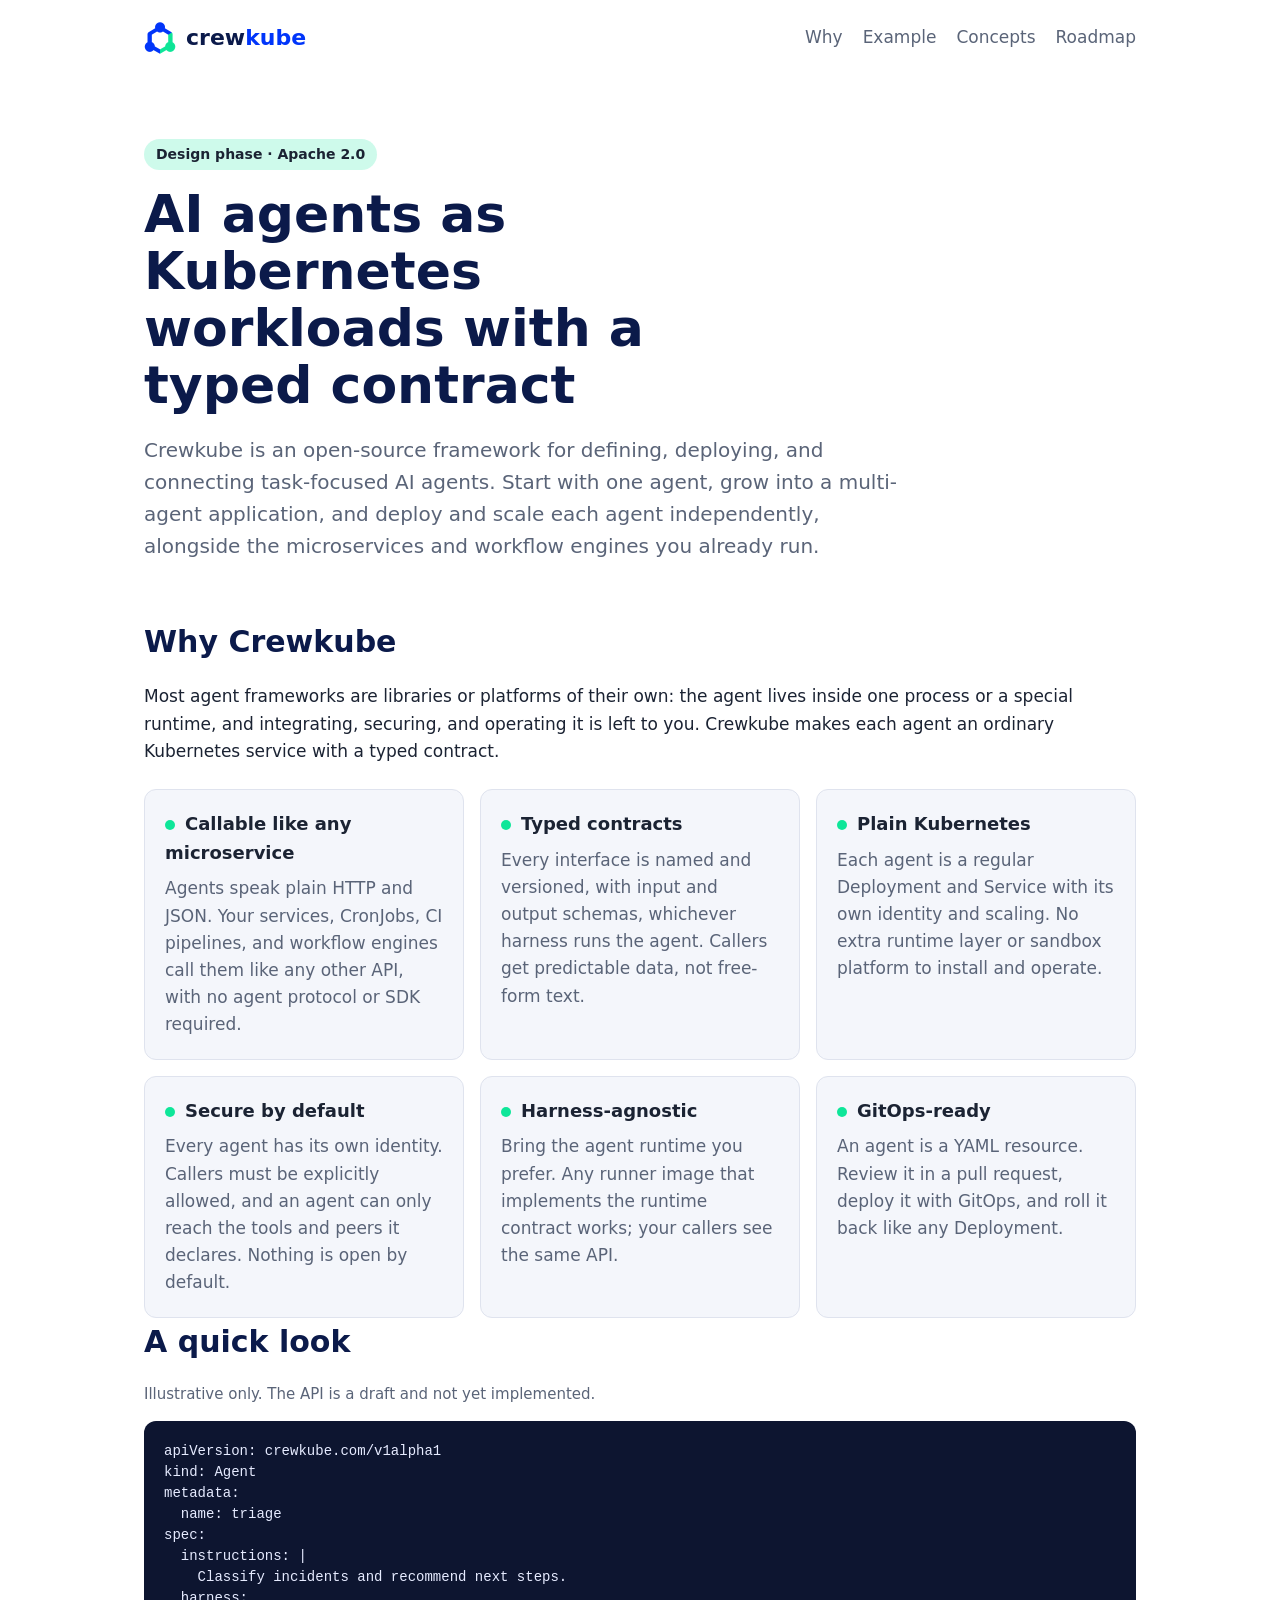
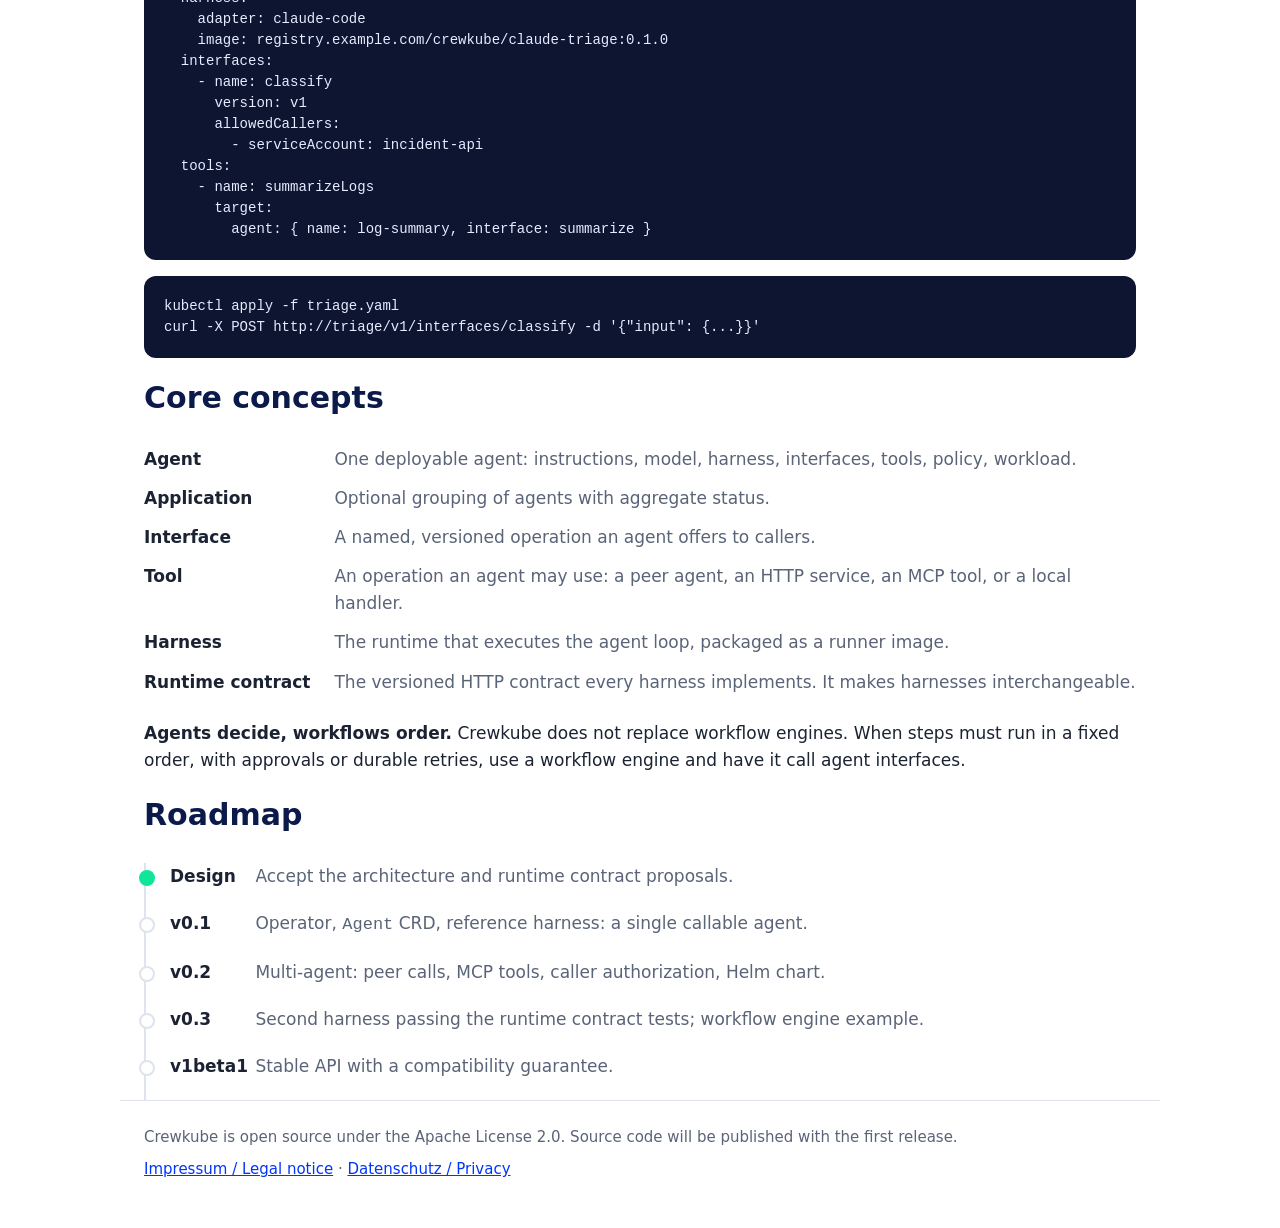
<file: index.html>
<!doctype html>
<html lang="en">
<head>
  <meta charset="utf-8">
  <meta name="viewport" content="width=device-width, initial-scale=1">
  <title>Crewkube: Kubernetes-native AI agents</title>
  <meta name="description" content="Open-source, Kubernetes-native framework for defining, deploying, and connecting task-focused AI agents.">
  <meta property="og:title" content="Crewkube">
  <meta property="og:description" content="Define, deploy, and connect task-focused AI agents on Kubernetes.">
  <meta property="og:image" content="https://crewkube.com/icon-256.png">
  <link rel="icon" type="image/png" href="favicon-32.png">
  <link rel="apple-touch-icon" href="apple-touch-icon.png">
  <link rel="stylesheet" href="style.css">
</head>
<body>
  <header class="wrap nav">
    <a class="brand" href="./">
      <img src="icon-256.png" alt="" width="32" height="32">
      <span><span class="crew">crew</span><span class="kube">kube</span></span>
    </a>
    <nav>
      <a href="#why">Why</a>
      <a href="#look">Example</a>
      <a href="#concepts">Concepts</a>
      <a href="#roadmap">Roadmap</a>
    </nav>
  </header>

  <main>
    <section class="wrap hero">
      <p class="badge">Design phase · Apache 2.0</p>
      <h1>AI agents as Kubernetes workloads with a typed contract</h1>
      <p class="lead">Crewkube is an open-source framework for defining, deploying, and connecting task-focused AI agents. Start with one agent, grow into a multi-agent application, and deploy and scale each agent independently, alongside the microservices and workflow engines you already run.</p>
    </section>

    <section id="why" class="wrap">
      <h2>Why Crewkube</h2>
      <p>Most agent frameworks are libraries or platforms of their own: the agent lives inside one process or a special runtime, and integrating, securing, and operating it is left to you. Crewkube makes each agent an ordinary Kubernetes service with a typed contract.</p>
      <div class="grid">
        <article><h3>Callable like any microservice</h3><p>Agents speak plain HTTP and JSON. Your services, CronJobs, CI pipelines, and workflow engines call them like any other API, with no agent protocol or SDK required.</p></article>
        <article><h3>Typed contracts</h3><p>Every interface is named and versioned, with input and output schemas, whichever harness runs the agent. Callers get predictable data, not free-form text.</p></article>
        <article><h3>Plain Kubernetes</h3><p>Each agent is a regular Deployment and Service with its own identity and scaling. No extra runtime layer or sandbox platform to install and operate.</p></article>
        <article><h3>Secure by default</h3><p>Every agent has its own identity. Callers must be explicitly allowed, and an agent can only reach the tools and peers it declares. Nothing is open by default.</p></article>
        <article><h3>Harness-agnostic</h3><p>Bring the agent runtime you prefer. Any runner image that implements the runtime contract works; your callers see the same API.</p></article>
        <article><h3>GitOps-ready</h3><p>An agent is a YAML resource. Review it in a pull request, deploy it with GitOps, and roll it back like any Deployment.</p></article>
      </div>
    </section>

    <section id="look" class="wrap">
      <h2>A quick look</h2>
      <p class="note">Illustrative only. The API is a draft and not yet implemented.</p>
<pre><code>apiVersion: crewkube.com/v1alpha1
kind: Agent
metadata:
  name: triage
spec:
  instructions: |
    Classify incidents and recommend next steps.
  harness:
    adapter: claude-code
    image: registry.example.com/crewkube/claude-triage:0.1.0
  interfaces:
    - name: classify
      version: v1
      allowedCallers:
        - serviceAccount: incident-api
  tools:
    - name: summarizeLogs
      target:
        agent: { name: log-summary, interface: summarize }</code></pre>
<pre><code>kubectl apply -f triage.yaml
curl -X POST http://triage/v1/interfaces/classify -d '{"input": {...}}'</code></pre>
    </section>

    <section id="concepts" class="wrap">
      <h2>Core concepts</h2>
      <dl class="concepts">
        <dt>Agent</dt><dd>One deployable agent: instructions, model, harness, interfaces, tools, policy, workload.</dd>
        <dt>Application</dt><dd>Optional grouping of agents with aggregate status.</dd>
        <dt>Interface</dt><dd>A named, versioned operation an agent offers to callers.</dd>
        <dt>Tool</dt><dd>An operation an agent may use: a peer agent, an HTTP service, an MCP tool, or a local handler.</dd>
        <dt>Harness</dt><dd>The runtime that executes the agent loop, packaged as a runner image.</dd>
        <dt>Runtime contract</dt><dd>The versioned HTTP contract every harness implements. It makes harnesses interchangeable.</dd>
      </dl>
      <p><strong>Agents decide, workflows order.</strong> Crewkube does not replace workflow engines. When steps must run in a fixed order, with approvals or durable retries, use a workflow engine and have it call agent interfaces.</p>
    </section>

    <section id="roadmap" class="wrap">
      <h2>Roadmap</h2>
      <ol class="roadmap">
        <li class="now"><strong>Design</strong> <span>Accept the architecture and runtime contract proposals.</span></li>
        <li><strong>v0.1</strong> <span>Operator, <code>Agent</code> CRD, reference harness: a single callable agent.</span></li>
        <li><strong>v0.2</strong> <span>Multi-agent: peer calls, MCP tools, caller authorization, Helm chart.</span></li>
        <li><strong>v0.3</strong> <span>Second harness passing the runtime contract tests; workflow engine example.</span></li>
        <li><strong>v1beta1</strong> <span>Stable API with a compatibility guarantee.</span></li>
      </ol>
    </section>
  </main>

  <footer class="wrap footer">
    <p>Crewkube is open source under the Apache License 2.0. Source code will be published with the first release.</p>
    <p><a href="impressum.html">Impressum / Legal notice</a> · <a href="datenschutz.html">Datenschutz / Privacy</a></p>
  </footer>
</body>
</html>
</file>
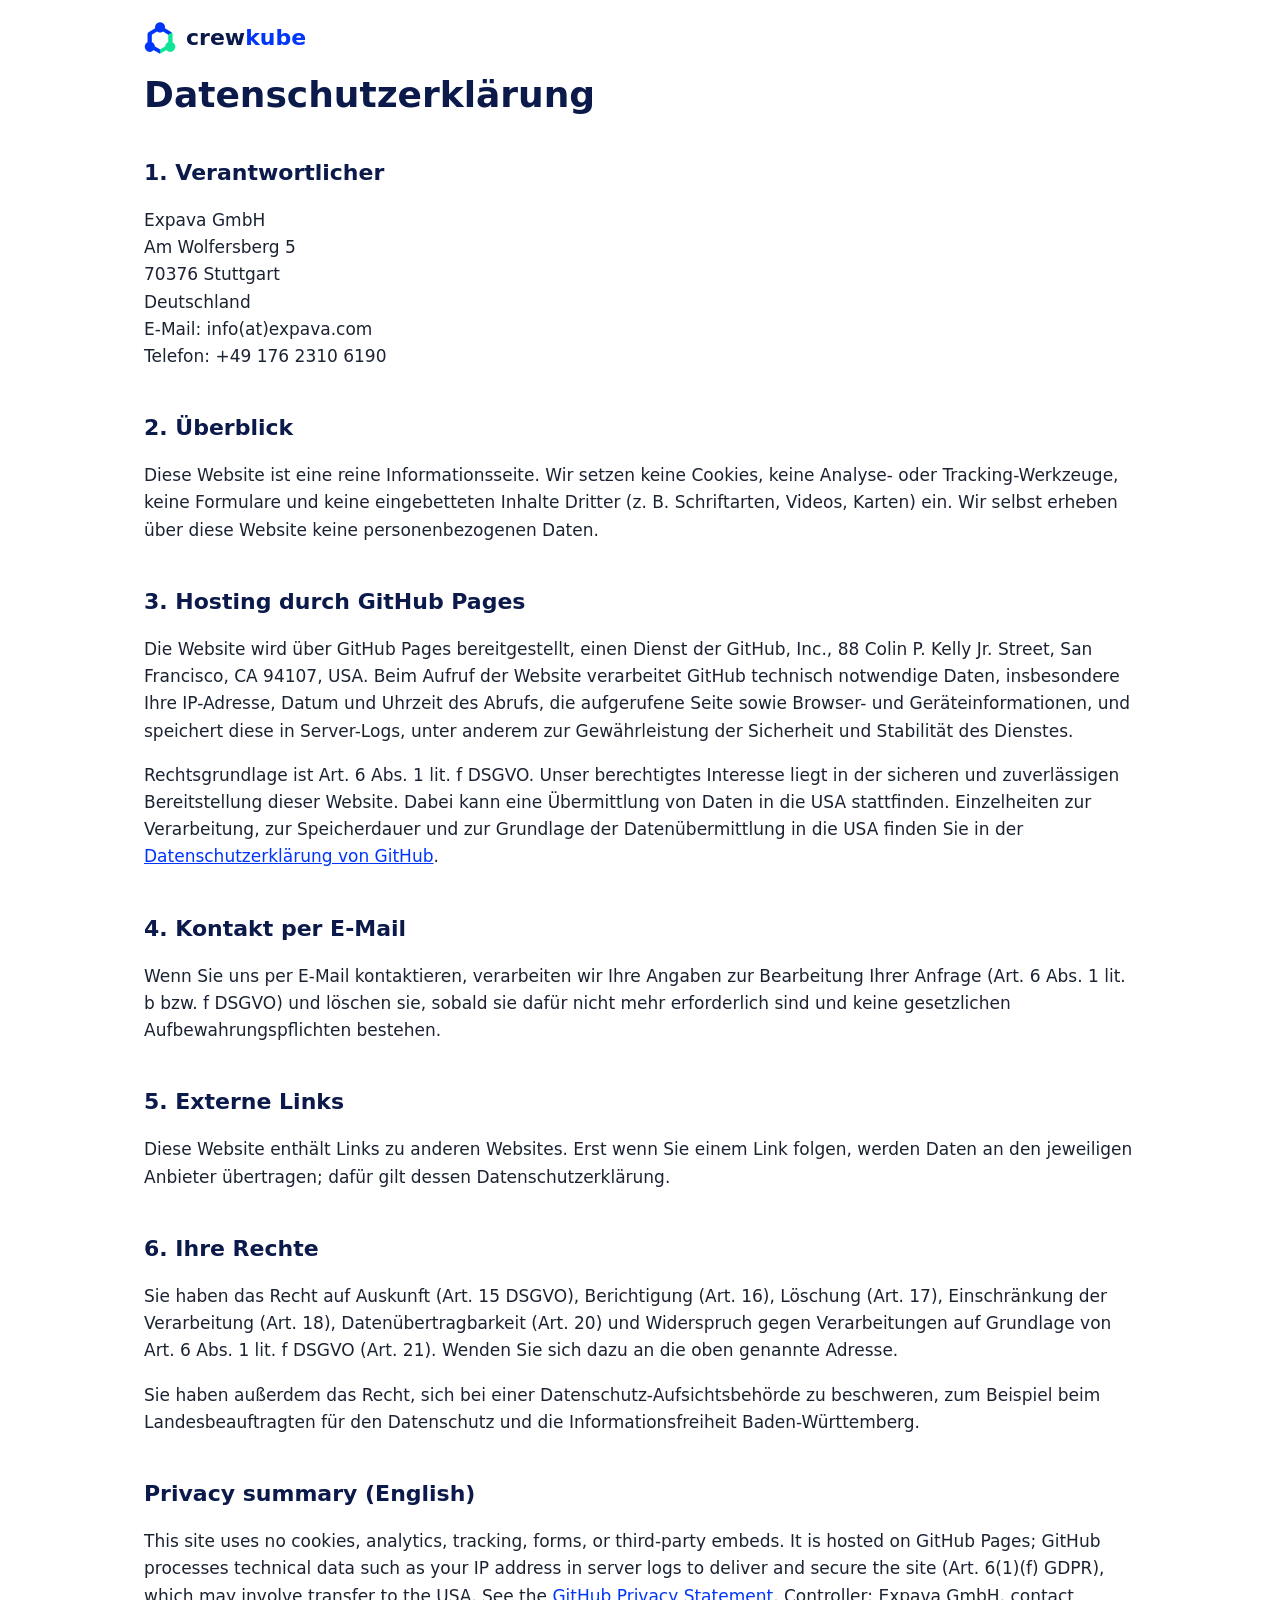
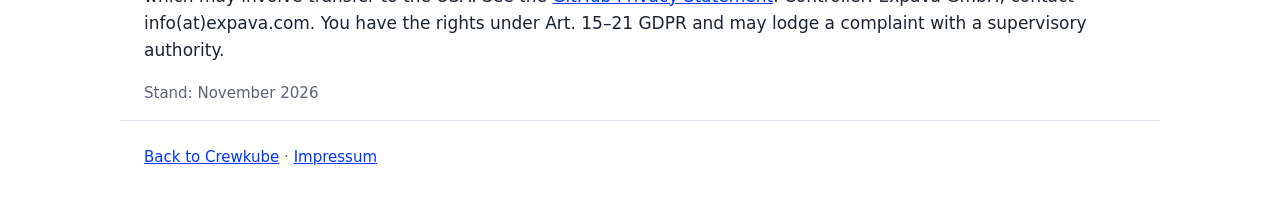
<file: datenschutz.html>
<!doctype html>
<html lang="de">
<head>
  <meta charset="utf-8">
  <meta name="viewport" content="width=device-width, initial-scale=1">
  <title>Datenschutzerklärung · Crewkube</title>
  <meta name="robots" content="noindex">
  <link rel="icon" type="image/png" href="favicon-32.png">
  <link rel="stylesheet" href="style.css">
</head>
<body>
  <header class="wrap nav">
    <a class="brand" href="./">
      <img src="icon-256.png" alt="" width="32" height="32">
      <span><span class="crew">crew</span><span class="kube">kube</span></span>
    </a>
  </header>

  <main>
    <section class="wrap legal">
      <h1>Datenschutzerklärung</h1>

      <h2>1. Verantwortlicher</h2>
      <p>
        Expava GmbH<br>
        Am Wolfersberg 5<br>
        70376 Stuttgart<br>
        Deutschland<br>
        E-Mail: info(at)expava.com<br>
        Telefon: +49 176 2310 6190
      </p>

      <h2>2. Überblick</h2>
      <p>Diese Website ist eine reine Informationsseite. Wir setzen keine Cookies, keine Analyse- oder Tracking-Werkzeuge, keine Formulare und keine eingebetteten Inhalte Dritter (z. B. Schriftarten, Videos, Karten) ein. Wir selbst erheben über diese Website keine personenbezogenen Daten.</p>

      <h2>3. Hosting durch GitHub Pages</h2>
      <p>Die Website wird über GitHub Pages bereitgestellt, einen Dienst der GitHub, Inc., 88 Colin P. Kelly Jr. Street, San Francisco, CA 94107, USA. Beim Aufruf der Website verarbeitet GitHub technisch notwendige Daten, insbesondere Ihre IP-Adresse, Datum und Uhrzeit des Abrufs, die aufgerufene Seite sowie Browser- und Geräteinformationen, und speichert diese in Server-Logs, unter anderem zur Gewährleistung der Sicherheit und Stabilität des Dienstes.</p>
      <p>Rechtsgrundlage ist Art. 6 Abs. 1 lit. f DSGVO. Unser berechtigtes Interesse liegt in der sicheren und zuverlässigen Bereitstellung dieser Website. Dabei kann eine Übermittlung von Daten in die USA stattfinden. Einzelheiten zur Verarbeitung, zur Speicherdauer und zur Grundlage der Datenübermittlung in die USA finden Sie in der <a href="https://docs.github.com/en/site-policy/privacy-policies/github-general-privacy-statement">Datenschutzerklärung von GitHub</a>.</p>

      <h2>4. Kontakt per E-Mail</h2>
      <p>Wenn Sie uns per E-Mail kontaktieren, verarbeiten wir Ihre Angaben zur Bearbeitung Ihrer Anfrage (Art. 6 Abs. 1 lit. b bzw. f DSGVO) und löschen sie, sobald sie dafür nicht mehr erforderlich sind und keine gesetzlichen Aufbewahrungspflichten bestehen.</p>

      <h2>5. Externe Links</h2>
      <p>Diese Website enthält Links zu anderen Websites. Erst wenn Sie einem Link folgen, werden Daten an den jeweiligen Anbieter übertragen; dafür gilt dessen Datenschutzerklärung.</p>

      <h2>6. Ihre Rechte</h2>
      <p>Sie haben das Recht auf Auskunft (Art. 15 DSGVO), Berichtigung (Art. 16), Löschung (Art. 17), Einschränkung der Verarbeitung (Art. 18), Datenübertragbarkeit (Art. 20) und Widerspruch gegen Verarbeitungen auf Grundlage von Art. 6 Abs. 1 lit. f DSGVO (Art. 21). Wenden Sie sich dazu an die oben genannte Adresse.</p>
      <p>Sie haben außerdem das Recht, sich bei einer Datenschutz-Aufsichtsbehörde zu beschweren, zum Beispiel beim Landesbeauftragten für den Datenschutz und die Informationsfreiheit Baden-Württemberg.</p>

      <h2>Privacy summary (English)</h2>
      <p>This site uses no cookies, analytics, tracking, forms, or third-party embeds. It is hosted on GitHub Pages; GitHub processes technical data such as your IP address in server logs to deliver and secure the site (Art. 6(1)(f) GDPR), which may involve transfer to the USA. See the <a href="https://docs.github.com/en/site-policy/privacy-policies/github-general-privacy-statement">GitHub Privacy Statement</a>. Controller: Expava GmbH, contact info(at)expava.com. You have the rights under Art. 15–21 GDPR and may lodge a complaint with a supervisory authority.</p>

      <p class="note">Stand: November 2026</p>
    </section>
  </main>

  <footer class="wrap footer">
    <p><a href="./">Back to Crewkube</a> · <a href="impressum.html">Impressum</a></p>
  </footer>
</body>
</html>
</file>
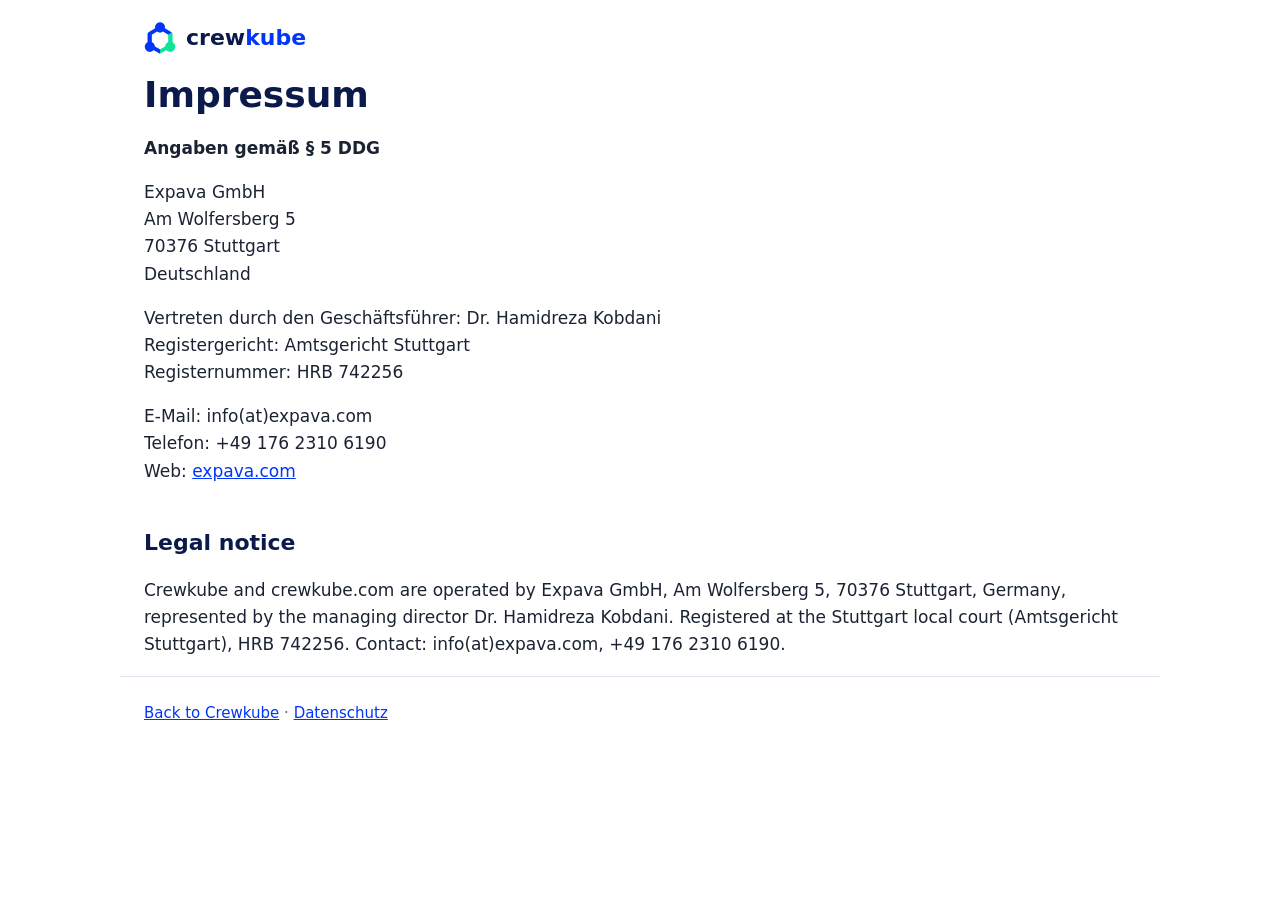
<file: impressum.html>
<!doctype html>
<html lang="de">
<head>
  <meta charset="utf-8">
  <meta name="viewport" content="width=device-width, initial-scale=1">
  <title>Impressum · Crewkube</title>
  <meta name="robots" content="noindex">
  <link rel="icon" type="image/png" href="favicon-32.png">
  <link rel="stylesheet" href="style.css">
</head>
<body>
  <header class="wrap nav">
    <a class="brand" href="./">
      <img src="icon-256.png" alt="" width="32" height="32">
      <span><span class="crew">crew</span><span class="kube">kube</span></span>
    </a>
  </header>

  <main>
    <section class="wrap legal">
      <h1>Impressum</h1>
      <p><strong>Angaben gemäß § 5 DDG</strong></p>
      <p>
        Expava GmbH<br>
        Am Wolfersberg 5<br>
        70376 Stuttgart<br>
        Deutschland
      </p>
      <p>
        Vertreten durch den Geschäftsführer: Dr. Hamidreza Kobdani<br>
        Registergericht: Amtsgericht Stuttgart<br>
        Registernummer: HRB 742256
      </p>
      <p>
        E-Mail: info(at)expava.com<br>
        Telefon: +49 176 2310 6190<br>
        Web: <a href="https://expava.com">expava.com</a>
      </p>

      <h2>Legal notice</h2>
      <p>Crewkube and crewkube.com are operated by Expava GmbH, Am Wolfersberg 5, 70376 Stuttgart, Germany, represented by the managing director Dr. Hamidreza Kobdani. Registered at the Stuttgart local court (Amtsgericht Stuttgart), HRB 742256. Contact: info(at)expava.com, +49 176 2310 6190.</p>
    </section>
  </main>

  <footer class="wrap footer">
    <p><a href="./">Back to Crewkube</a> · <a href="datenschutz.html">Datenschutz</a></p>
  </footer>
</body>
</html>
</file>
<file: style.css>
:root {
  --blue: #0035fa;
  --mint: #0ee699;
  --navy: #0b1a4a;
  --text: #1b2333;
  --muted: #5a6478;
  --bg: #ffffff;
  --card: #f4f6fb;
  --line: #dfe3ee;
  --code-bg: #0d1530;
  --code-text: #e6ebff;
}

@media (prefers-color-scheme: dark) {
  :root {
    --navy: #e6ebff;
    --text: #e6ebff;
    --muted: #a3adc4;
    --bg: #0b1020;
    --card: #141b30;
    --line: #26304a;
    --code-bg: #060a18;
  }
}

* { box-sizing: border-box; }

body {
  margin: 0;
  font: 17px/1.6 system-ui, -apple-system, "Segoe UI", Roboto, sans-serif;
  color: var(--text);
  background: var(--bg);
}

a { color: var(--blue); }
@media (prefers-color-scheme: dark) { a { color: #6f8dff; } }

.wrap { max-width: 1040px; margin: 0 auto; padding: 0 24px; }

.nav {
  display: flex; align-items: center; justify-content: space-between;
  gap: 16px; padding-top: 20px; padding-bottom: 20px; flex-wrap: wrap;
}
.brand { display: flex; align-items: center; gap: 10px; text-decoration: none; font-weight: 800; font-size: 22px; }
.crew { color: var(--navy); }
.kube { color: var(--blue); }
@media (prefers-color-scheme: dark) { .kube { color: #6f8dff; } }
.nav nav { display: flex; gap: 20px; }
.nav nav a { color: var(--muted); text-decoration: none; }
.nav nav a:hover { color: var(--text); }

section { padding: 48px 24px; }
.hero { padding-top: 64px; padding-bottom: 56px; }
.badge {
  display: inline-block; margin: 0 0 16px; padding: 4px 12px; border-radius: 999px;
  background: color-mix(in srgb, var(--mint) 20%, transparent); color: var(--text);
  font-size: 14px; font-weight: 600;
}
h1 { font-size: clamp(32px, 5vw, 52px); line-height: 1.1; margin: 0 0 20px; color: var(--navy); max-width: 18ch; }
h2 { font-size: 30px; margin: 0 0 16px; color: var(--navy); }
h3 { font-size: 18px; margin: 0 0 8px; }
.lead { font-size: 20px; color: var(--muted); max-width: 60ch; margin: 0; }
.note { color: var(--muted); font-size: 15px; }

.grid { display: grid; grid-template-columns: repeat(auto-fit, minmax(280px, 1fr)); gap: 16px; margin-top: 24px; }
.grid article { background: var(--card); border: 1px solid var(--line); border-radius: 12px; padding: 20px; }
.grid article p { margin: 0; color: var(--muted); }
.grid article h3::before {
  content: ""; display: inline-block; width: 10px; height: 10px; border-radius: 50%;
  background: var(--mint); margin-right: 10px; vertical-align: middle;
}

pre {
  background: var(--code-bg); color: var(--code-text); border-radius: 12px;
  padding: 20px; overflow-x: auto; font-size: 14px; line-height: 1.5; margin: 0 0 16px;
}
code { font-family: ui-monospace, SFMono-Regular, Consolas, monospace; }

.concepts { display: grid; grid-template-columns: max-content 1fr; gap: 12px 24px; margin: 24px 0; }
.concepts dt { font-weight: 700; }
.concepts dd { margin: 0; color: var(--muted); }
@media (max-width: 600px) {
  .concepts { grid-template-columns: 1fr; gap: 4px; }
  .concepts dd { margin-bottom: 12px; }
}

.roadmap { list-style: none; padding: 0; margin: 24px 0 0; border-left: 2px solid var(--line); }
.roadmap li { position: relative; padding: 0 0 20px 24px; }
.roadmap li::before {
  content: ""; position: absolute; left: -7px; top: 7px; width: 12px; height: 12px;
  border-radius: 50%; background: var(--bg); border: 2px solid var(--line);
}
.roadmap li.now::before { background: var(--mint); border-color: var(--mint); }
.roadmap strong { display: inline-block; min-width: 80px; }
.roadmap span { color: var(--muted); }

.footer { border-top: 1px solid var(--line); padding-top: 24px; padding-bottom: 40px; color: var(--muted); font-size: 15px; }

.legal h1 { font-size: 36px; }
.legal h2 { font-size: 22px; margin-top: 40px; }
.footer p { margin: 0 0 8px; }
</file>
